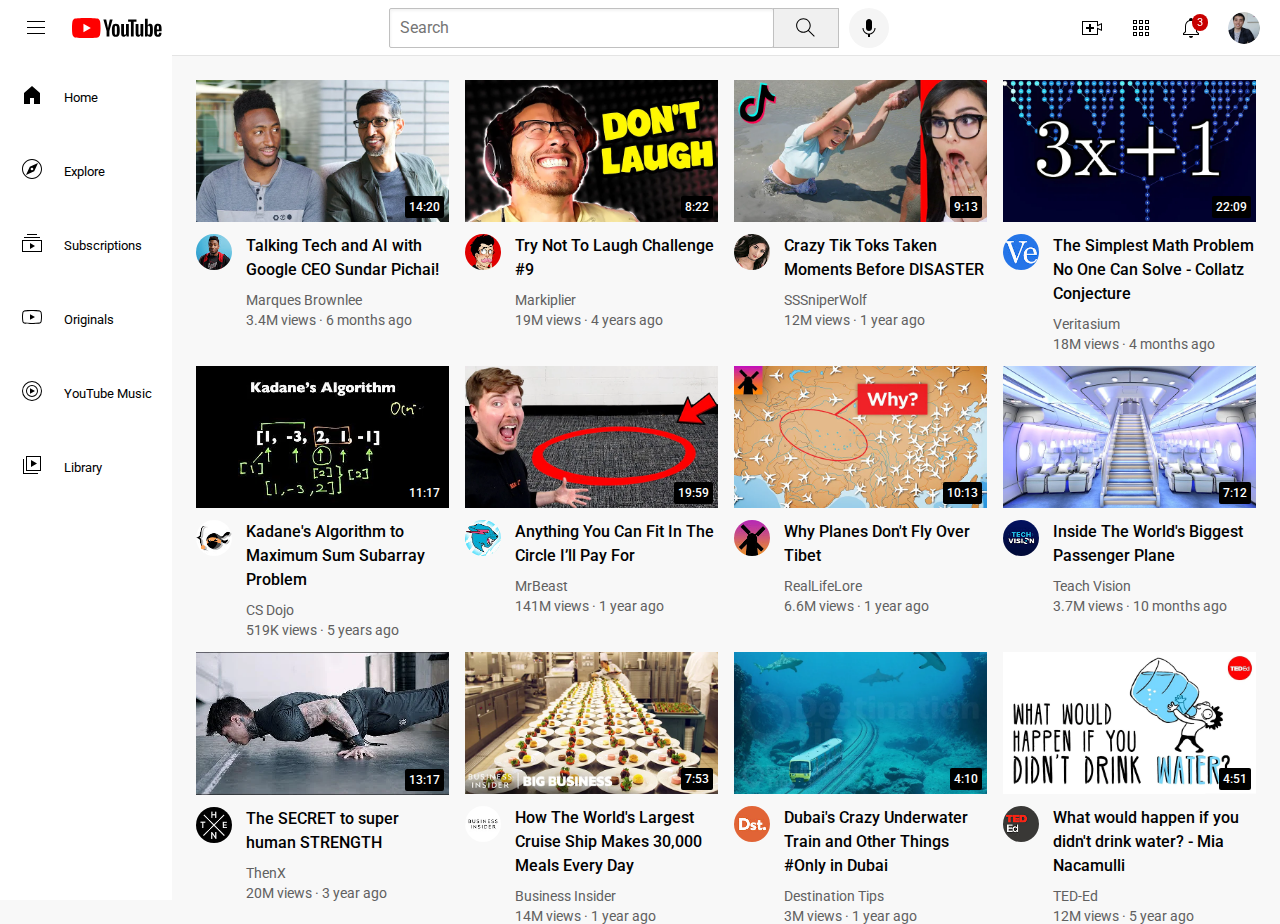
<file: index.html>
<!DOCTYPE html>
<html>
    <head>
        <title>Youtube.com Clone</title>

        <link rel="preconnect" href="https://fonts.googleapis.com">
<link rel="preconnect" href="https://fonts.gstatic.com" crossorigin>
<link href="https://fonts.googleapis.com/css2?family=Roboto:ital,wght@0,100;0,300;0,400;0,500;0,700;0,900;1,100;1,300;1,400;1,500;1,700;1,900&display=swap" rel="stylesheet">

<link rel="stylesheet" href="styles/general.css">
<link rel="stylesheet" href="styles/header.css">
<link rel="stylesheet" href="styles/video.css">
<link rel="stylesheet" href="styles/sidebar.css">
    </head>
    <body> 
        <header class="header">
            <div class="left-section">
                <img class="hamburger-menu" src="icons/hamburger-menu.svg">
                <img class="youtube-logo" src="icons/youtube-logo.svg">
            </div>
            <div class="middle-section">
                <input class="search-bar" type="text" placeholder="Search">
                <button class="search-button">
                    <img class="search-icon" src="icons/search.svg">
                    <div class="tooltip">Search</div>
                </button>
                <!-- put position absolute inside position relative-->
                <button class="voice-search-button">
                    <img class="voice-search-icon" src="icons/voice-search-icon.svg">
                    <div class="tooltip">Search with your voice</div>
                </button>
            </div>
            <div class="right-section">
                <div class="upload-icon-container">
                    <img class="upload-icon" src="icons/upload.svg">
                    <div class="tooltip">Create</div>
                </div>
                <div class="youtube-apps-container">
                    <img class="youtube-apps-icon" src="icons/youtube-apps.svg">
                    <div class="tooltip">YouTube apps</div>
                </div>
                <div class="notifications-icon-container">
                    <img class="notifications-icon" src="icons/notifications.svg">
                    <div class="notifications-count">3</div>
                    <div class="tooltip">Notifications</div>
                </div>
                <img class="current-user-picture" src="channel-picture/my-channel.jpeg">

            </div>
            
        </header>

        <nav class="sidebar">
            <div class="sidebar-link">
                <img src="icons/search1.svg">
                <div class="sidebar-text">Home</div>
            </div>
            <div class="sidebar-link">
                <img src="icons/explore.svg">
                <div class="sidebar-text">Explore</div>
            </div>
            <div class="sidebar-link">
                <img src="icons/subscriptions.svg">
                <div class="sidebar-text">Subscriptions</div>
            </div>
            <div class="sidebar-link">
                <img src="icons/originals.svg">
                <div class="sidebar-text">Originals</div>
            </div>
            <div class="sidebar-link">
                <img src="icons/youtube-music.svg">
                <div class="sidebar-text">YouTube Music</div>
            </div>
            <div class="sidebar-link">
                <img src="icons/library.svg">
                <div class="sidebar-text">Library</div>
            </div>
        </nav>
        
        <main>
            <section class="video-grid">
                <div class="video-preview">
                    <div class="thumbnail-row">
                        <a href="https://www.youtube.com/watch?v=n2RNcPRtAiY" target="blank" class="video-title-link">
                        <img class="thumbnail" src="thumbnails/thumbnail-1.webp">
                        </a>
                        <div class="video-time">14:20</div>
                    </div>
                    <div class="video-info-grid">
        
                        <div class="channel-picture">
                            <div class="profile-picture-container">
                                <img class="profile-picture" src="channel-picture/channel-1.jpeg">
                                <div class="channel-tooltip">
                                    <img class="channel-tooltip-picture" src="channel-picture/channel-1.jpeg">
                                    <div>
                                        <div class="channel-tooltip-name">Marques Brownlee</div>
                                        <div class="channel-tooltip-stats">15M Subscribers</div>
                                    </div>
                                </div>
                            </div>
                        </div>
                        <div class="video-info">
                            <a href="https://www.youtube.com/watch?v=n2RNcPRtAiY" target="blank" class="video-title-link">
                                <p class="video-title">
                                    Talking Tech and AI with Google CEO Sundar Pichai!
                                </p>
                            </a>
                            <p class="video-author">
                                Marques Brownlee 
                            </p>
                    
                            <p class="video-stats">
                                3.4M views · 6 months ago
                            </p>
                        </div>    
                    </div>
                </div>
        
                <div class="video-preview">
                    <div class="thumbnail-row">
                        <a href="https://www.youtube.com/watch?v=mP0RAo9SKZk" target="blank" class="video-title-link">
                        <img class="thumbnail" src="thumbnails/thumbnail-2.webp">
                        </a>
                        <div class="video-time">8:22</div>
                    </div>
                    <div class="video-info-grid">
        
                        <div class="channel-picture">
                            <img class="profile-picture" src="channel-picture/channel-2.jpeg">
                        </div>
                        <div class="video-info">
                            <a href="https://www.youtube.com/watch?v=mP0RAo9SKZk" target="blank" class="video-title-link">
                                <p class="video-title">
                                    Try Not To Laugh Challenge #9
                                </p>
                        
                            </a>
    
                            <p class="video-author">
                                Markiplier 
                            </p>
                    
                            <p class="video-stats">
                                19M views · 4 years ago
                            </p>
                        </div>    
                    </div>
                </div>
        
                <div class="video-preview">
                    <div class="thumbnail-row">
                        <a href="https://www.youtube.com/watch?v=FgjPQQeTh1w" target="blank" class="video-title-link">
                        <img class="thumbnail" src="thumbnails/thumbnail-3.webp">
                        </a>
                        <div class="video-time">9:13</div>
                    </div>
                    <div class="video-info-grid">
        
                        <div class="channel-picture">
                            <img class="profile-picture" src="channel-picture/channel-3.jpeg">
                        </div>
                        <div class="video-info">
                            <a href="https://www.youtube.com/watch?v=FgjPQQeTh1w" target="blank" class="video-title-link">
                                <p class="video-title">
                                
                                    Crazy Tik Toks Taken Moments Before DISASTER
                                </p>
                            </a>
    
                            <p class="video-author">
                                SSSniperWolf
                            </p>
                    
                            <p class="video-stats">
                                12M views · 1 year ago
                            </p>
                        </div>    
                    </div>
                </div>
        
                <div class="video-preview">
                    <div class="thumbnail-row">
                        <a href="https://www.youtube.com/watch?v=094y1Z2wpJg" target="blank" class="video-title-link">
                        <img class="thumbnail" src="thumbnails/thumbnail-4.webp">
                        </a>
                        <div class="video-time">22:09</div>
                    </div>
                    <div class="video-info-grid">
        
                        <div class="channel-picture">
                            <img class="profile-picture" src="channel-picture/channel-4.jpeg">
                        </div>
                        <div class="video-info">
                            <a href="https://www.youtube.com/watch?v=094y1Z2wpJg" target="blank" class="video-title-link">
                                <p class="video-title">
                                
                                    The Simplest Math Problem No One Can Solve - Collatz Conjecture
                                </p>
                            </a>
                    
                            <p class="video-author">
                                Veritasium 
                            </p>
                    
                            <p class="video-stats">
                                18M views · 4 months ago
                            </p>
                        </div>    
                    </div>
                </div>
        
                <div class="video-preview">
                    <div class="thumbnail-row">
                        <a href="https://www.youtube.com/watch?v=86CQq3pKSUw" target="blank" class="video-title-link">
                        <img class="thumbnail" src="thumbnails/thumbnail-5.webp">
                        </a>
                        <div class="video-time">11:17</div>
                    </div>
                    <div class="video-info-grid">
        
                        <div class="channel-picture">
                            <img class="profile-picture" src="channel-picture/channel-5.jpeg">
                        </div>
                        <div class="video-info">
                            <a href="https://www.youtube.com/watch?v=86CQq3pKSUw" target="blank" class="video-title-link">
                                <p class="video-title">
                                
                                    Kadane's Algorithm to Maximum Sum Subarray Problem
                                </p>
                            </a>
                    
                            <p class="video-author">
                                CS Dojo 
                            </p>
                    
                            <p class="video-stats">
                                519K views · 5 years ago
                            </p>
                        </div>    
                    </div>
                </div>
        
                <div class="video-preview">
                    <div class="thumbnail-row">
                        <a href="https://www.youtube.com/watch?v=yXWw0_UfSFg" target="blank" class="video-title-link">
                        <img class="thumbnail" src="thumbnails/thumbnail-6.webp">
                        </a>
                        <div class="video-time">19:59</div>
                    </div>
                    <div class="video-info-grid">
        
                        <div class="channel-picture">
                            <img class="profile-picture" src="channel-picture/channel-6.jpeg">
                        </div>
                        <div class="video-info">
                            <a href="https://www.youtube.com/watch?v=yXWw0_UfSFg" target="blank" class="video-title-link">
                                <p class="video-title">
                                    Anything You Can Fit In The Circle I’ll Pay For
                                </p>
                            </a>
                    
                            <p class="video-author">
                                MrBeast 
                            </p>
                    
                            <p class="video-stats">
                                141M views · 1 year ago
                            </p>
                        </div>    
                    </div>
                </div>

                <div class="video-preview">
                    <div class="thumbnail-row">
                        <a href="https://www.youtube.com/watch?v=fNVa1qMbF9Y" target="blank" class="video-title-link">
                        <img class="thumbnail" src="thumbnails/thumbnail-7.webp">
                        </a>
                        <div class="video-time">10:13</div>
                    </div>
                    <div class="video-info-grid">
        
                        <div class="channel-picture">
                            <img class="profile-picture" src="channel-picture/channel-7.jpeg">
                        </div>
                        <div class="video-info">
                            <a href="https://www.youtube.com/watch?v=fNVa1qMbF9Y" target="blank" class="video-title-link">
                                <p class="video-title">
                                
                                    Why Planes Don't Fly Over Tibet
                                </p>
                            </a>
    
                            <p class="video-author">
                                RealLifeLore
                            </p>
                    
                            <p class="video-stats">
                                6.6M views · 1 year ago
                            </p>
                        </div>    
                    </div>
                </div>

                <div class="video-preview">
                    <div class="thumbnail-row">
                        <a href="https://www.youtube.com/watch?v=lFm4EM1juls" target="blank" class="video-title-link">
                        <img class="thumbnail" src="thumbnails/thumbnail-8.webp">
                        </a>
                        <div class="video-time">7:12</div>
                    </div>
                    <div class="video-info-grid">
        
                        <div class="channel-picture">
                            <img class="profile-picture" src="channel-picture/channel-8.jpeg">
                        </div>
                        <div class="video-info">
                            <a href="https://www.youtube.com/watch?v=lFm4EM1juls" target="blank" class="video-title-link">
                                <p class="video-title">
                                
                                    Inside The World's Biggest Passenger Plane
                                </p>
                            </a>
    
                            <p class="video-author">
                                Teach Vision
                            </p>
                    
                            <p class="video-stats">
                                3.7M views · 10 months ago
                            </p>
                        </div>    
                    </div>
                </div>

                <div class="video-preview">
                    <div class="thumbnail-row">
                        <a href="https://www.youtube.com/watch?v=ixmxOlcrlUc" target="blank" class="video-title-link">
                        <img class="thumbnail" src="thumbnails/thumbnail-9.webp">
                        </a>
                        <div class="video-time">13:17</div>
                    </div>
                    <div class="video-info-grid">
        
                        <div class="channel-picture">
                            <img class="profile-picture" src="channel-picture/channel-9.jpeg">
                        </div>
                        <div class="video-info">
                            <a href="https://www.youtube.com/watch?v=ixmxOlcrlUc" target="blank" class="video-title-link">
                                <p class="video-title">
                                
                                    The SECRET to super human STRENGTH
                                </p>
                            </a>
    
                            <p class="video-author">
                                ThenX
                            </p>
                    
                            <p class="video-stats">
                                20M views · 3 year ago
                            </p>
                        </div>    
                    </div>
                </div>

                <div class="video-preview">
                    <div class="thumbnail-row">
                        <a href="https://www.youtube.com/watch?v=R2vXbFp5C9o" target="blank" class="video-title-link">
                        <img class="thumbnail" src="thumbnails/thumbnail-10.webp">
                        </a>
                        <div class="video-time">7:53</div>
                    </div>
                    <div class="video-info-grid">
        
                        <div class="channel-picture">
                            <img class="profile-picture" src="channel-picture/channel-10.jpeg">
                        </div>
                        <div class="video-info">
                            <a href="https://www.youtube.com/watch?v=R2vXbFp5C9o" target="blank" class="video-title-link">
                                <p class="video-title">
                                
                                   
                                    How The World's Largest Cruise Ship Makes 30,000 Meals Every Day 
                                </p>
                            </a>
    
                            <p class="video-author">
                                Business Insider
                            </p>
                    
                            <p class="video-stats">
                                14M views · 1 year ago
                            </p>
                        </div>    
                    </div>
                </div>

                <div class="video-preview">
                    <div class="thumbnail-row">
                        <a href="https://www.youtube.com/watch?v=0nZuYyXET3s" target="blank" class="video-title-link">
                        <img class="thumbnail" src="thumbnails/thumbnail-11.webp">
                        </a>
                        <div class="video-time">4:10</div>
                    </div>
                    <div class="video-info-grid">
        
                        <div class="channel-picture">
                            <img class="profile-picture" src="channel-picture/channel-11.jpeg">
                        </div>
                        <div class="video-info">
                            <a href="https://www.youtube.com/watch?v=0nZuYyXET3s" target="blank" class="video-title-link">
                                <p class="video-title">
                                
                                    Dubai's Crazy Underwater Train and Other Things #Only in Dubai
                                </p>
                            </a>
    
                            <p class="video-author">
                                Destination Tips
                            </p>
                    
                            <p class="video-stats">
                                3M views · 1 year ago
                            </p>
                        </div>    
                    </div>
                </div>

                <div class="video-preview">
                    <div class="thumbnail-row">
                        <a href="https://www.youtube.com/watch?v=9iMGFqMmUFs" target="blank" class="video-title-link">
                        <img class="thumbnail" src="thumbnails/thumbnail-12.webp">
                        </a>
                        <div class="video-time">4:51</div>
                    </div>
                    <div class="video-info-grid">
        
                        <div class="channel-picture">
                            <img class="profile-picture" src="channel-picture/channel-12.jpeg">
                        </div>
                        <div class="video-info">
                            <a href="https://www.youtube.com/watch?v=9iMGFqMmUFs" target="blank" class="video-title-link">
                                <p class="video-title">
                                
                                    What would happen if you didn't drink water? - Mia Nacamulli
                                </p>
                            </a>
    
                            <p class="video-author">
                                TED-Ed
                            </p>
                    
                            <p class="video-stats">
                                12M views · 5 year ago
                            </p>
                        </div>    
                    </div>
                </div>
            </section>
        </main> 
    </body>
</html>
</file>
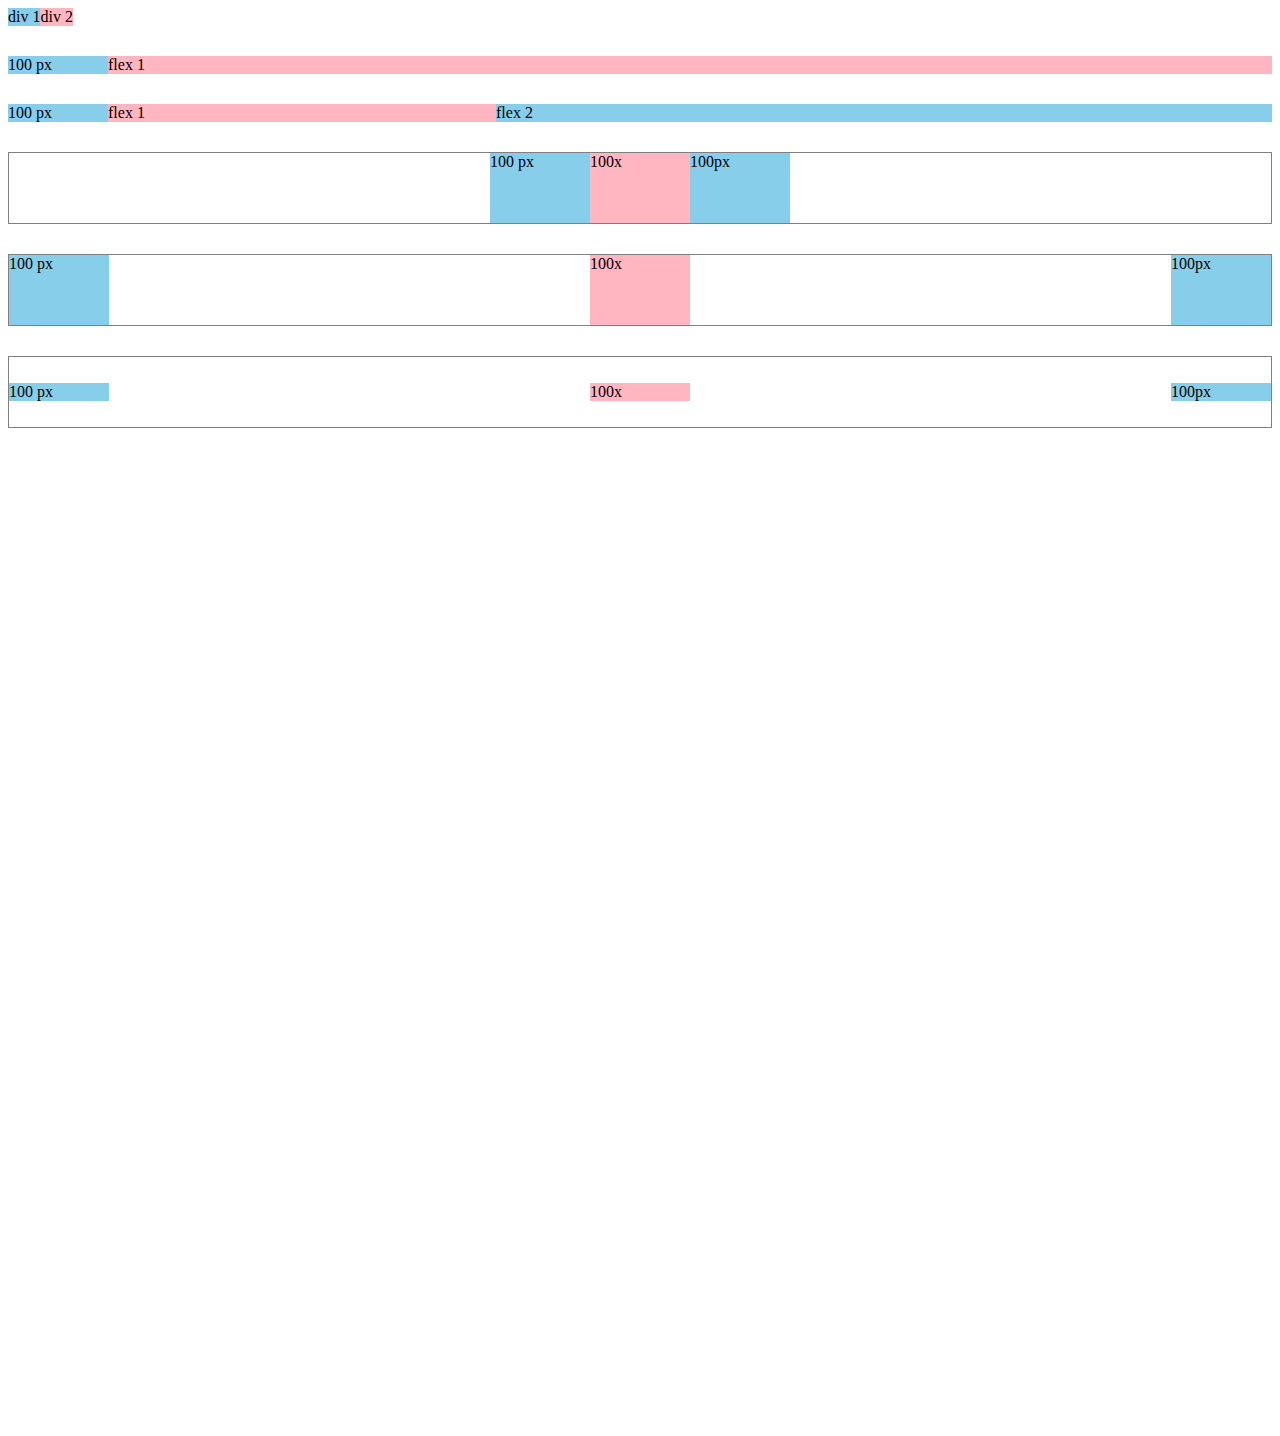
<file: flexbox.html>
<!DOCTYPE html>
<html>
    <head>
        <title>Flexbox practice</title>
    </head>
    <body style="padding-bottom: 1000px;">
        <div style="
            display: flex;
            flex-direction: row;

            ">
            <div style="background-color: skyblue;">div 1</div>
            <div style="background-color: lightpink;">div 2</div>
        </div>

        <div style="
            display: flex;
            flex-direction: row;
            margin-top: 30px;
            ">
            <div style="background-color: skyblue; width: 100px;">100 px</div>
            <div style="background-color: lightpink; flex: 1;">flex 1</div>
        </div>

        <div style="
            display: flex;
            flex-direction: row;
            margin-top: 30px;
            
            ">
            <div style="background-color: skyblue; width: 100px;">100 px</div>
            <div style="background-color: lightpink; flex: 1;">flex 1</div>
            <div style="background-color: skyblue; flex: 2;">flex 2</div>
        </div>

        <div style="
            display: flex;
            flex-direction: row;
            margin-top: 30px;
            height: 70px;
            border-width: 1px;
            border-style: solid;
            border-color: gray;
            justify-content: center;
            ">
            <div style="background-color: skyblue; width: 100px;">100 px</div>
            <div style="background-color: lightpink; width: 100px;">100x</div>
            <div style="background-color: skyblue; width: 100px;">100px</div>
        </div>

        <div style="
            display: flex;
            flex-direction: row;
            margin-top: 30px;
            height: 70px;
            border-width: 1px;
            border-style: solid;
            border-color: gray;
            justify-content: space-between;
            ">
            <div style="background-color: skyblue; width: 100px;">100 px</div>
            <div style="background-color: lightpink; width: 100px;">100x</div>
            <div style="background-color: skyblue; width: 100px;">100px</div>
        </div>

        <div style="
            display: flex;
            flex-direction: row;
            margin-top: 30px;
            height: 70px;
            border-width: 1px;
            border-style: solid;
            border-color: gray;
            justify-content: space-between;
            align-items: center;
            
            ">
            <div style="background-color: skyblue; width: 100px;">100 px</div>
            <div style="background-color: lightpink; width: 100px;">100x</div>
            <div style="background-color: skyblue; width: 100px;">100px</div>
        </div>
    </body>
</html>
</file>
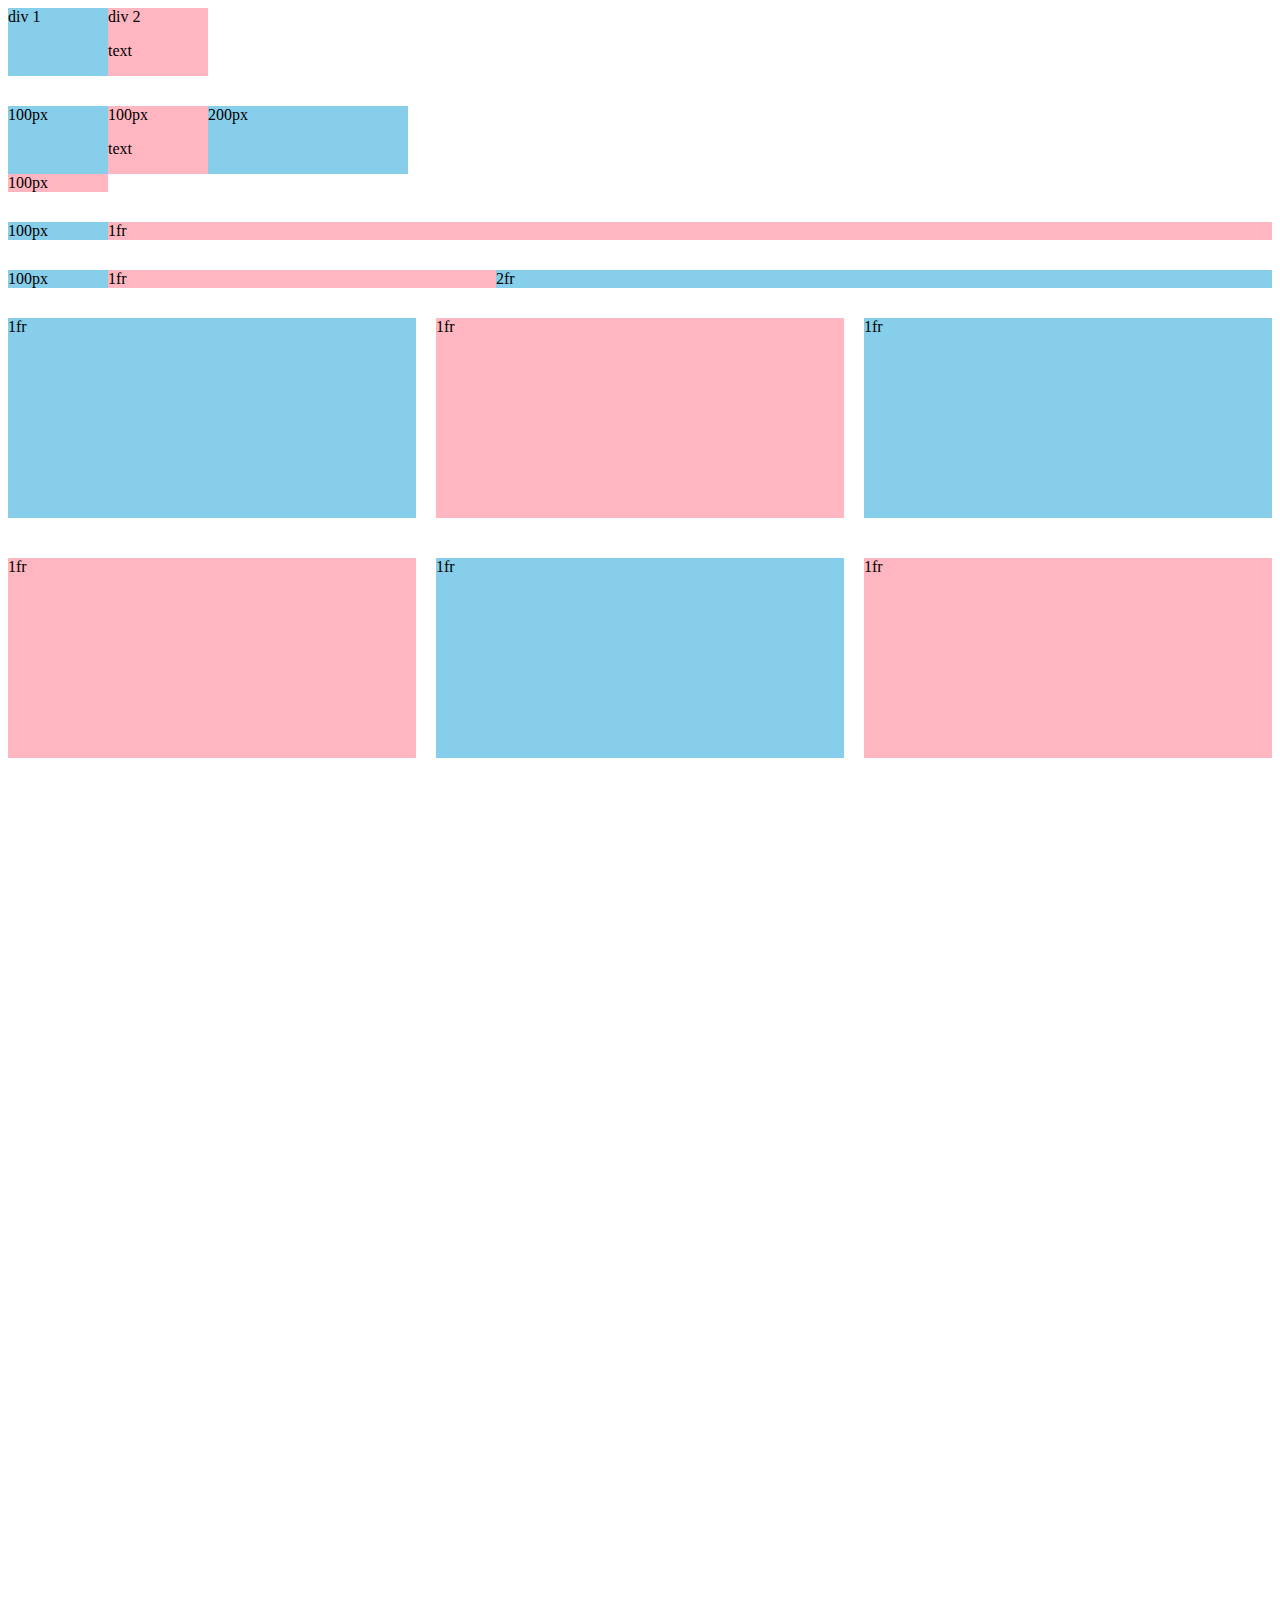
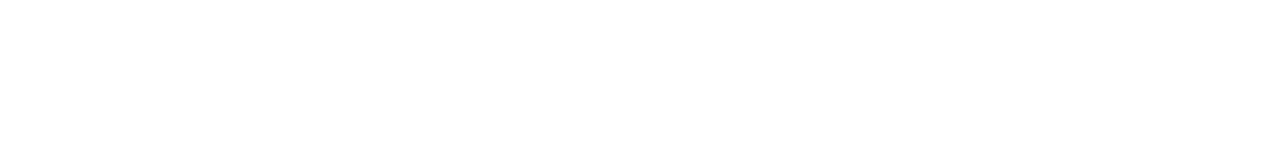
<file: grid.html>
<!DOCTYPE html>
<html>
    <head>
        <title>
            Grid practice
        </title>
    </head>
    <body style="padding-bottom: 1000px;">
       <div style="
            display: grid;
            grid-template-columns: 100px 100px;
            ">
            <div style="background-color: skyblue;">div 1</div>
            <div style="background-color: lightpink;">div 2<p>text</p></div>
        </div>

        <div style="
            display: grid;
            margin-top: 30px;
            grid-template-columns: 100px 100px 200px;
            ">
            <div style="background-color: skyblue;">100px</div>
            <div style="background-color: lightpink;">100px<p>text</p></div>
            <div style="background-color: skyblue;">200px</div>
            <div style="background-color: lightpink;">100px</div>
        </div>

        <div style="
            display: grid;
            margin-top: 30px;
            grid-template-columns: 100px 1fr;
            ">
            <div style="background-color: skyblue;">100px</div>
            <div style="background-color: lightpink;">1fr</div>
        </div>

        <div style="
            display: grid;
            margin-top: 30px;
            grid-template-columns: 100px 1fr 2fr;
            ">
            <div style="background-color: skyblue;">100px</div>
            <div style="background-color: lightpink;">1fr</div>
            <div style="background-color: skyblue;">2fr</div>
        </div>
        
        <div style="
        display: grid;
        margin-top: 30px;
        grid-template-columns: 1fr 1fr 1fr;
        column-gap: 20px;
        row-gap: 40px;
        
        ">
        <div style="background-color: skyblue; height: 200px;">1fr</div>
        <div style="background-color: lightpink;  height: 200px">1fr</div>
        <div style="background-color: skyblue;  height: 200px">1fr</div>
        <div style="background-color: lightpink;  height: 200px">1fr</div>
        <div style="background-color: skyblue;  height: 200px">1fr</div>
        <div style="background-color: lightpink;  height: 200px">1fr</div>
        </div>
    </body>
</html>
</file>
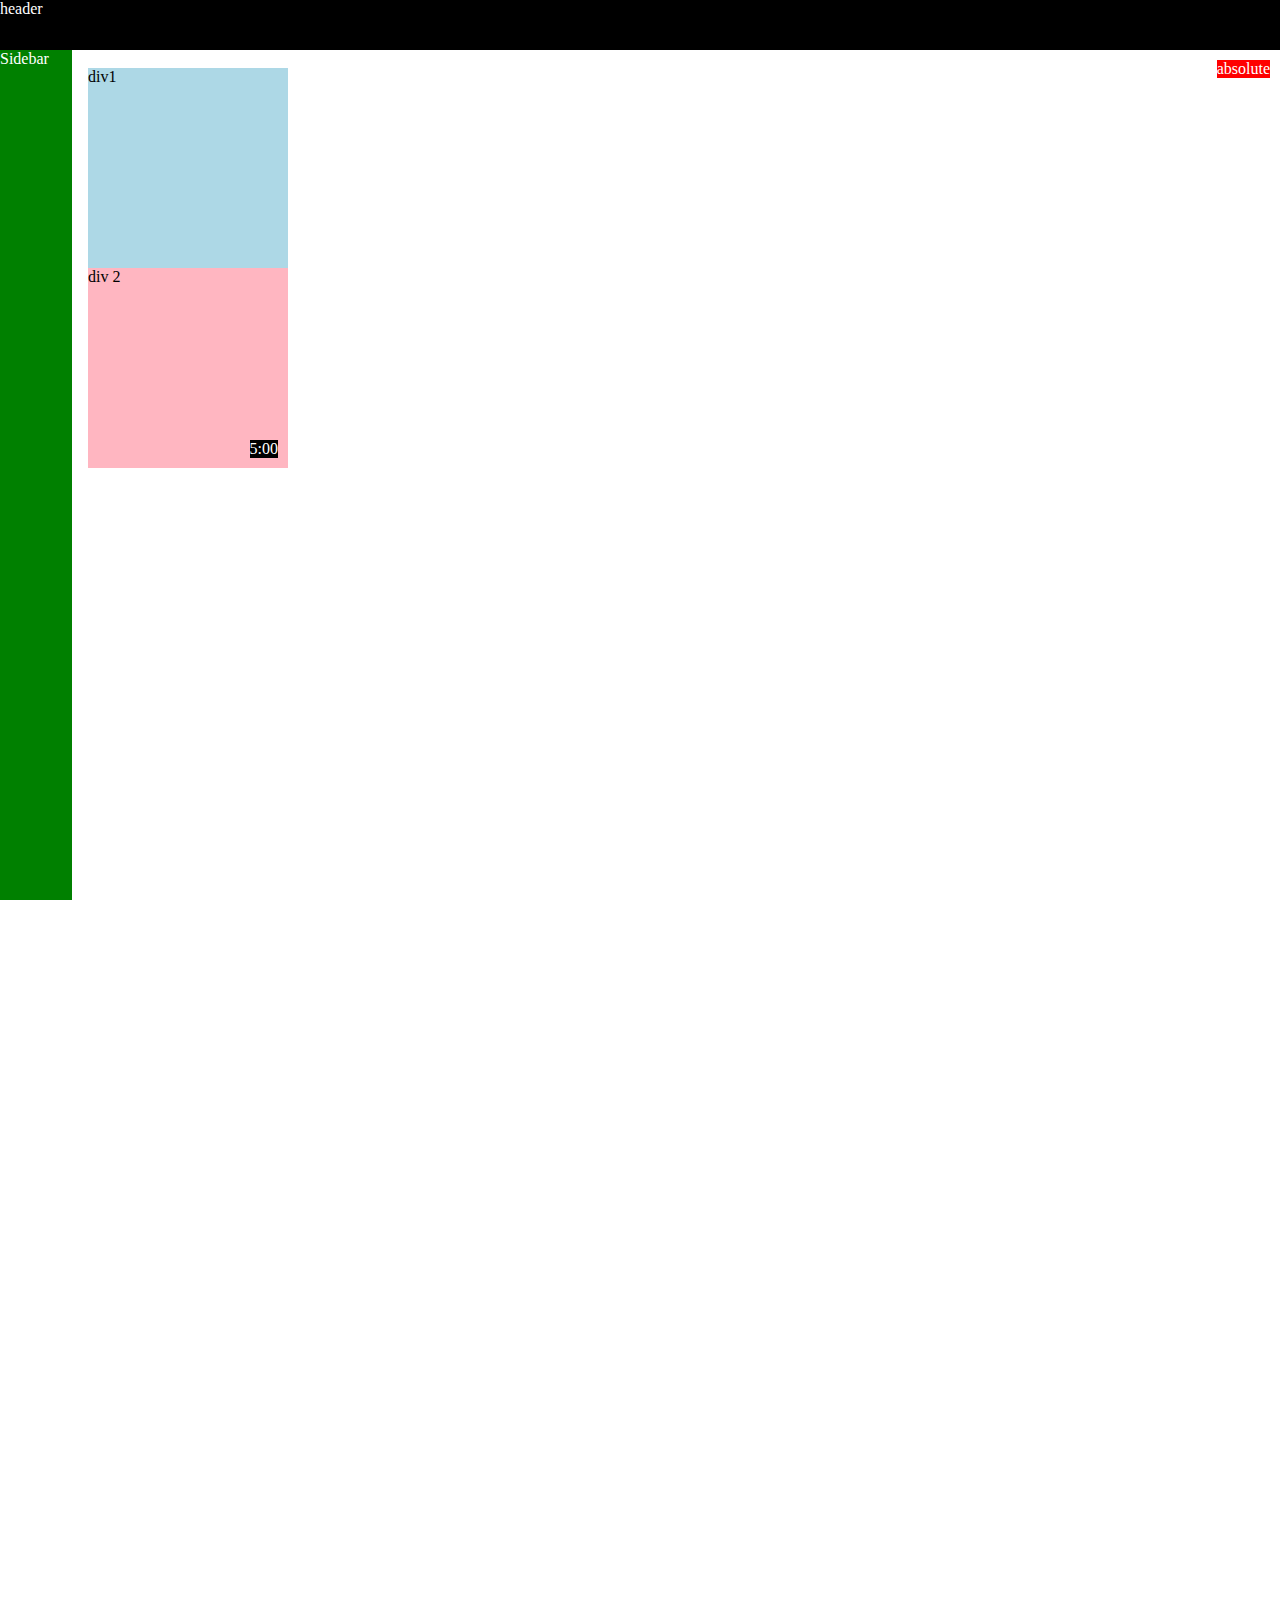
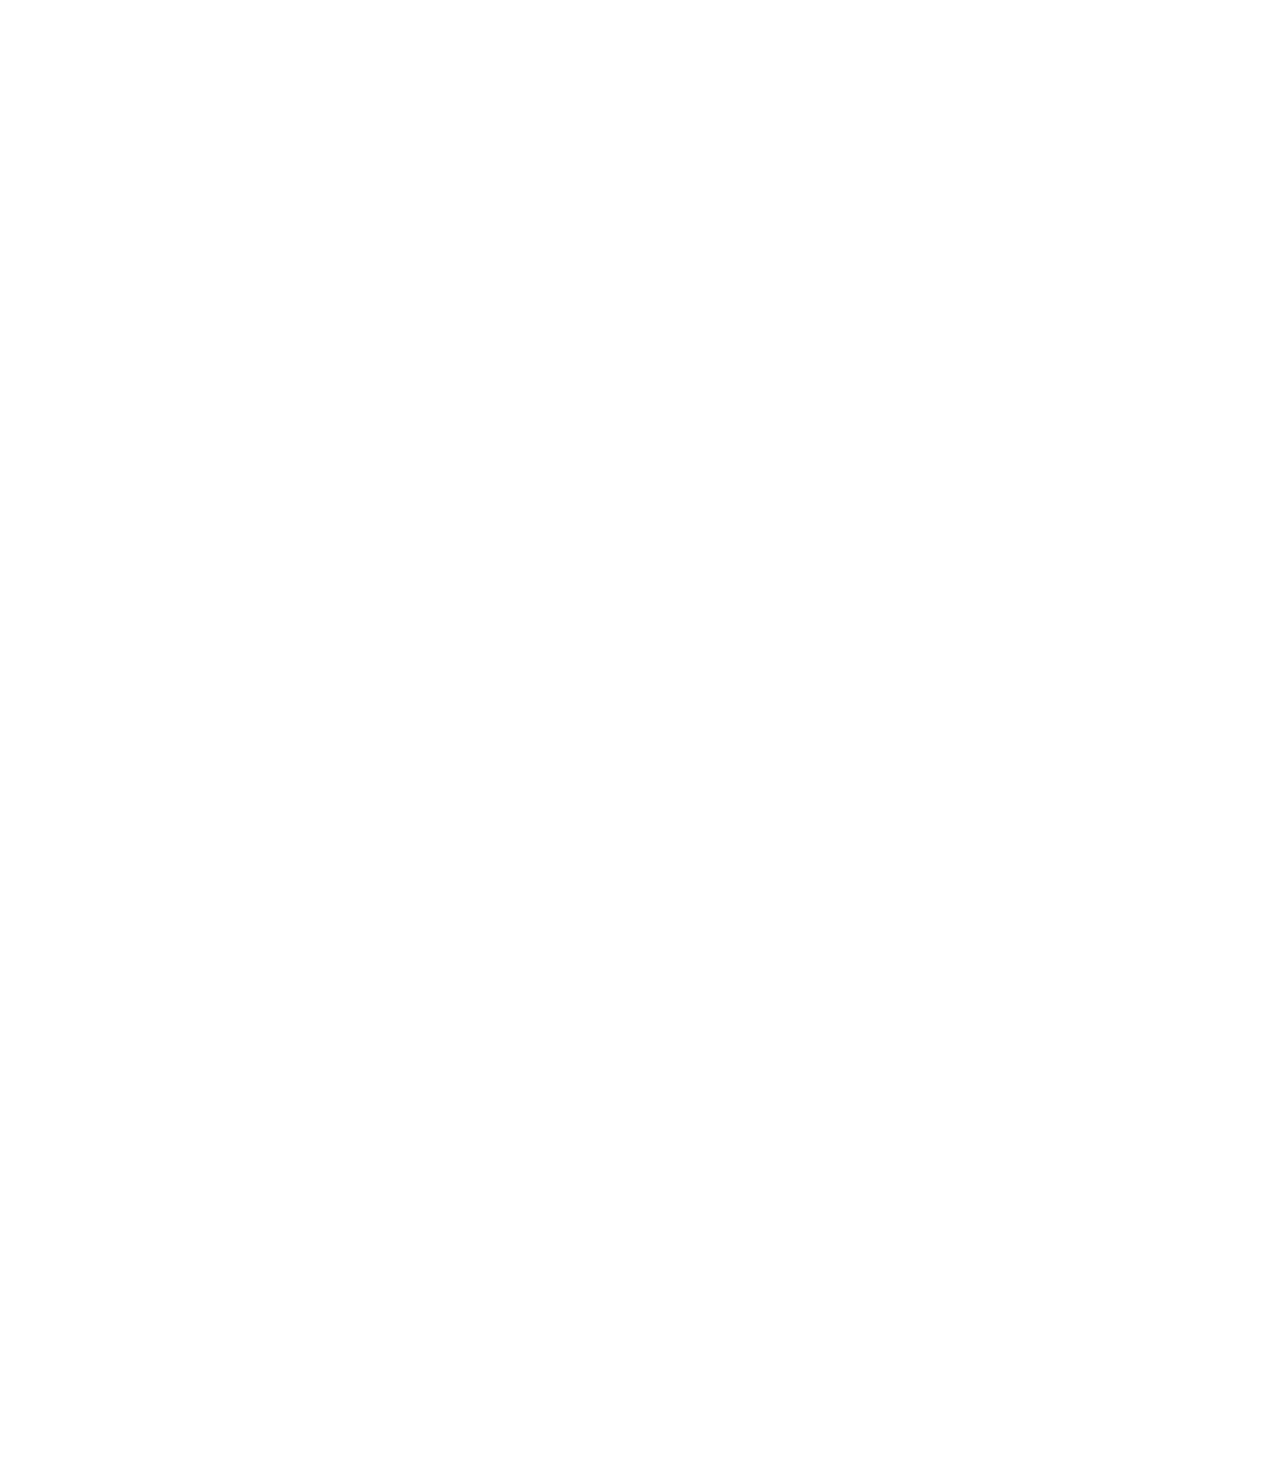
<file: position.html>
<!DOCTYPE html>
<html>
    <head>
        <title>Position Practice</title>
    </head>
    <body style="
    height: 3000px;
    padding-top: 60px;
    padding-left: 80px;
    ">
        <div style="
            background-color: black;
            color: white;
            position: fixed;
            top: 0px;
            left: 0px;
            right: 0px;
            height: 50px;
            z-index: 1;

            ">header</div>

            <div style="
            background-color: green;
            color: white;
            position: fixed;
            left: 0;
            bottom: 0;
            top: 50px;
            width: 72px;

            ">
                Sidebar
            </div>

            <div style="
            position: absolute;
            background-color: red;
            color: white;
            right: 10px;
            top: 60px;



            ">
                absolute
            </div>

        <div style="
            background-color: lightblue;
            height: 200px;
            width: 200px;
            position: static;
            ">div1</div>
        <div style="
        background-color: lightpink;
        height: 200px;
        width: 200px;
        position: relative;
        
        ">div 2
                    <div style="
                    position: absolute;
                    background-color: black;
                    color: white;
                    bottom: 10px;
                    right: 10px;
                    
        
        
        
                    ">
                        5:00
                    </div>    
    </div>
    </body>
</html>
</file>
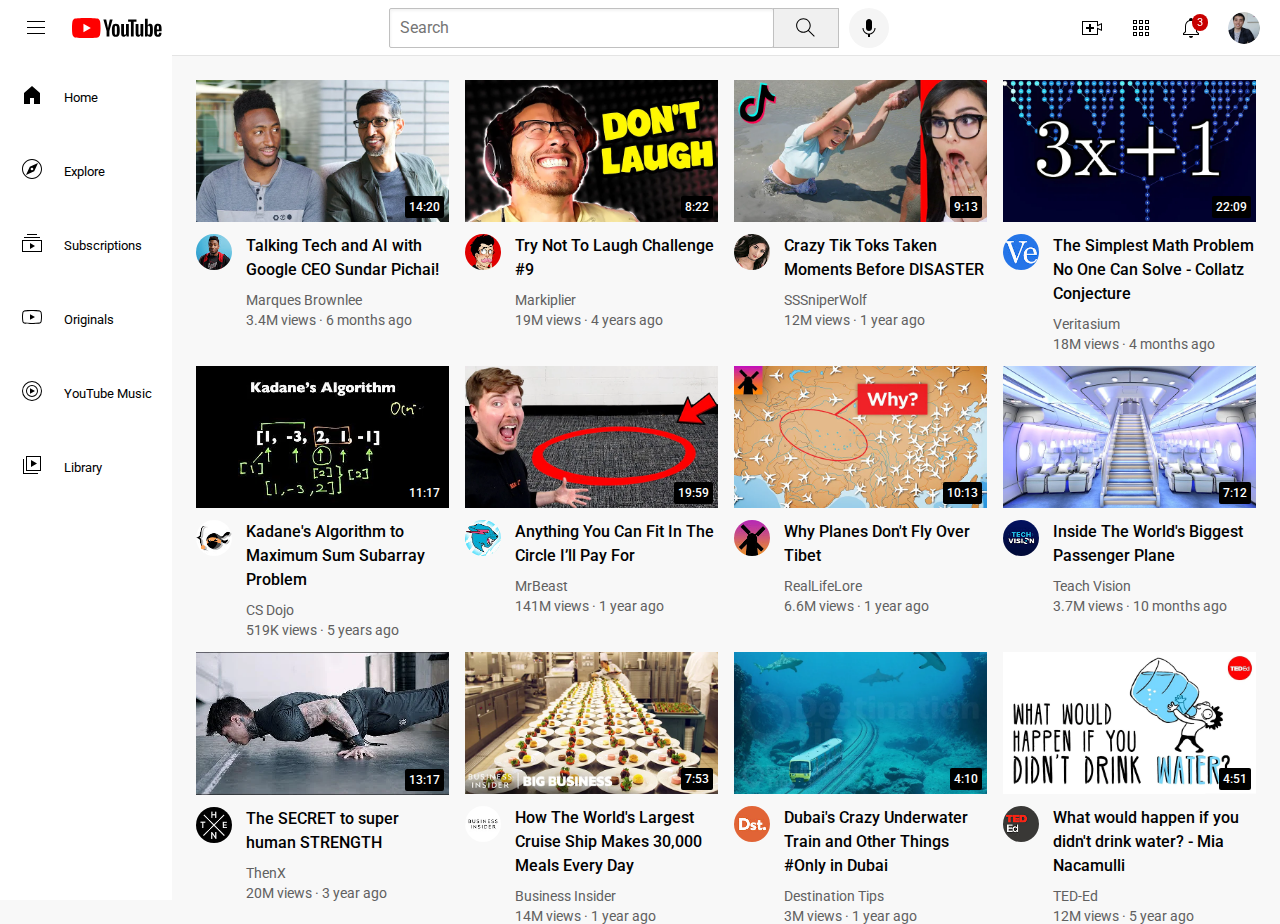
<file: youtube.html>
<!DOCTYPE html>
<html>
    <head>
        <title>Youtube.com Clone</title>

        <link rel="preconnect" href="https://fonts.googleapis.com">
<link rel="preconnect" href="https://fonts.gstatic.com" crossorigin>
<link href="https://fonts.googleapis.com/css2?family=Roboto:ital,wght@0,100;0,300;0,400;0,500;0,700;0,900;1,100;1,300;1,400;1,500;1,700;1,900&display=swap" rel="stylesheet">

<link rel="stylesheet" href="styles/general.css">
<link rel="stylesheet" href="styles/header.css">
<link rel="stylesheet" href="styles/video.css">
<link rel="stylesheet" href="styles/sidebar.css">
    </head>
    <body> 
        <header class="header">
            <div class="left-section">
                <img class="hamburger-menu" src="icons/hamburger-menu.svg">
                <img class="youtube-logo" src="icons/youtube-logo.svg">
            </div>
            <div class="middle-section">
                <input class="search-bar" type="text" placeholder="Search">
                <button class="search-button">
                    <img class="search-icon" src="icons/search.svg">
                    <div class="tooltip">Search</div>
                </button>
                <!-- put position absolute inside position relative-->
                <button class="voice-search-button">
                    <img class="voice-search-icon" src="icons/voice-search-icon.svg">
                    <div class="tooltip">Search with your voice</div>
                </button>
            </div>
            <div class="right-section">
                <div class="upload-icon-container">
                    <img class="upload-icon" src="icons/upload.svg">
                    <div class="tooltip">Create</div>
                </div>
                <div class="youtube-apps-container">
                    <img class="youtube-apps-icon" src="icons/youtube-apps.svg">
                    <div class="tooltip">YouTube apps</div>
                </div>
                <div class="notifications-icon-container">
                    <img class="notifications-icon" src="icons/notifications.svg">
                    <div class="notifications-count">3</div>
                    <div class="tooltip">Notifications</div>
                </div>
                <img class="current-user-picture" src="channel-picture/my-channel.jpeg">

            </div>
            
        </header>

        <nav class="sidebar">
            <div class="sidebar-link">
                <img src="icons/search1.svg">
                <div class="sidebar-text">Home</div>
            </div>
            <div class="sidebar-link">
                <img src="icons/explore.svg">
                <div class="sidebar-text">Explore</div>
            </div>
            <div class="sidebar-link">
                <img src="icons/subscriptions.svg">
                <div class="sidebar-text">Subscriptions</div>
            </div>
            <div class="sidebar-link">
                <img src="icons/originals.svg">
                <div class="sidebar-text">Originals</div>
            </div>
            <div class="sidebar-link">
                <img src="icons/youtube-music.svg">
                <div class="sidebar-text">YouTube Music</div>
            </div>
            <div class="sidebar-link">
                <img src="icons/library.svg">
                <div class="sidebar-text">Library</div>
            </div>
        </nav>
        
        <main>
            <section class="video-grid">
                <div class="video-preview">
                    <div class="thumbnail-row">
                        <a href="https://www.youtube.com/watch?v=n2RNcPRtAiY" target="blank" class="video-title-link">
                        <img class="thumbnail" src="thumbnails/thumbnail-1.webp">
                        </a>
                        <div class="video-time">14:20</div>
                    </div>
                    <div class="video-info-grid">
        
                        <div class="channel-picture">
                            <div class="profile-picture-container">
                                <img class="profile-picture" src="channel-picture/channel-1.jpeg">
                                <div class="channel-tooltip">
                                    <img class="channel-tooltip-picture" src="channel-picture/channel-1.jpeg">
                                    <div>
                                        <div class="channel-tooltip-name">Marques Brownlee</div>
                                        <div class="channel-tooltip-stats">15M Subscribers</div>
                                    </div>
                                </div>
                            </div>
                        </div>
                        <div class="video-info">
                            <a href="https://www.youtube.com/watch?v=n2RNcPRtAiY" target="blank" class="video-title-link">
                                <p class="video-title">
                                    Talking Tech and AI with Google CEO Sundar Pichai!
                                </p>
                            </a>
                            <p class="video-author">
                                Marques Brownlee 
                            </p>
                    
                            <p class="video-stats">
                                3.4M views · 6 months ago
                            </p>
                        </div>    
                    </div>
                </div>
        
                <div class="video-preview">
                    <div class="thumbnail-row">
                        <a href="https://www.youtube.com/watch?v=mP0RAo9SKZk" target="blank" class="video-title-link">
                        <img class="thumbnail" src="thumbnails/thumbnail-2.webp">
                        </a>
                        <div class="video-time">8:22</div>
                    </div>
                    <div class="video-info-grid">
        
                        <div class="channel-picture">
                            <img class="profile-picture" src="channel-picture/channel-2.jpeg">
                        </div>
                        <div class="video-info">
                            <a href="https://www.youtube.com/watch?v=mP0RAo9SKZk" target="blank" class="video-title-link">
                                <p class="video-title">
                                    Try Not To Laugh Challenge #9
                                </p>
                        
                            </a>
    
                            <p class="video-author">
                                Markiplier 
                            </p>
                    
                            <p class="video-stats">
                                19M views · 4 years ago
                            </p>
                        </div>    
                    </div>
                </div>
        
                <div class="video-preview">
                    <div class="thumbnail-row">
                        <a href="https://www.youtube.com/watch?v=FgjPQQeTh1w" target="blank" class="video-title-link">
                        <img class="thumbnail" src="thumbnails/thumbnail-3.webp">
                        </a>
                        <div class="video-time">9:13</div>
                    </div>
                    <div class="video-info-grid">
        
                        <div class="channel-picture">
                            <img class="profile-picture" src="channel-picture/channel-3.jpeg">
                        </div>
                        <div class="video-info">
                            <a href="https://www.youtube.com/watch?v=FgjPQQeTh1w" target="blank" class="video-title-link">
                                <p class="video-title">
                                
                                    Crazy Tik Toks Taken Moments Before DISASTER
                                </p>
                            </a>
    
                            <p class="video-author">
                                SSSniperWolf
                            </p>
                    
                            <p class="video-stats">
                                12M views · 1 year ago
                            </p>
                        </div>    
                    </div>
                </div>
        
                <div class="video-preview">
                    <div class="thumbnail-row">
                        <a href="https://www.youtube.com/watch?v=094y1Z2wpJg" target="blank" class="video-title-link">
                        <img class="thumbnail" src="thumbnails/thumbnail-4.webp">
                        </a>
                        <div class="video-time">22:09</div>
                    </div>
                    <div class="video-info-grid">
        
                        <div class="channel-picture">
                            <img class="profile-picture" src="channel-picture/channel-4.jpeg">
                        </div>
                        <div class="video-info">
                            <a href="https://www.youtube.com/watch?v=094y1Z2wpJg" target="blank" class="video-title-link">
                                <p class="video-title">
                                
                                    The Simplest Math Problem No One Can Solve - Collatz Conjecture
                                </p>
                            </a>
                    
                            <p class="video-author">
                                Veritasium 
                            </p>
                    
                            <p class="video-stats">
                                18M views · 4 months ago
                            </p>
                        </div>    
                    </div>
                </div>
        
                <div class="video-preview">
                    <div class="thumbnail-row">
                        <a href="https://www.youtube.com/watch?v=86CQq3pKSUw" target="blank" class="video-title-link">
                        <img class="thumbnail" src="thumbnails/thumbnail-5.webp">
                        </a>
                        <div class="video-time">11:17</div>
                    </div>
                    <div class="video-info-grid">
        
                        <div class="channel-picture">
                            <img class="profile-picture" src="channel-picture/channel-5.jpeg">
                        </div>
                        <div class="video-info">
                            <a href="https://www.youtube.com/watch?v=86CQq3pKSUw" target="blank" class="video-title-link">
                                <p class="video-title">
                                
                                    Kadane's Algorithm to Maximum Sum Subarray Problem
                                </p>
                            </a>
                    
                            <p class="video-author">
                                CS Dojo 
                            </p>
                    
                            <p class="video-stats">
                                519K views · 5 years ago
                            </p>
                        </div>    
                    </div>
                </div>
        
                <div class="video-preview">
                    <div class="thumbnail-row">
                        <a href="https://www.youtube.com/watch?v=yXWw0_UfSFg" target="blank" class="video-title-link">
                        <img class="thumbnail" src="thumbnails/thumbnail-6.webp">
                        </a>
                        <div class="video-time">19:59</div>
                    </div>
                    <div class="video-info-grid">
        
                        <div class="channel-picture">
                            <img class="profile-picture" src="channel-picture/channel-6.jpeg">
                        </div>
                        <div class="video-info">
                            <a href="https://www.youtube.com/watch?v=yXWw0_UfSFg" target="blank" class="video-title-link">
                                <p class="video-title">
                                    Anything You Can Fit In The Circle I’ll Pay For
                                </p>
                            </a>
                    
                            <p class="video-author">
                                MrBeast 
                            </p>
                    
                            <p class="video-stats">
                                141M views · 1 year ago
                            </p>
                        </div>    
                    </div>
                </div>

                <div class="video-preview">
                    <div class="thumbnail-row">
                        <a href="https://www.youtube.com/watch?v=fNVa1qMbF9Y" target="blank" class="video-title-link">
                        <img class="thumbnail" src="thumbnails/thumbnail-7.webp">
                        </a>
                        <div class="video-time">10:13</div>
                    </div>
                    <div class="video-info-grid">
        
                        <div class="channel-picture">
                            <img class="profile-picture" src="channel-picture/channel-7.jpeg">
                        </div>
                        <div class="video-info">
                            <a href="https://www.youtube.com/watch?v=fNVa1qMbF9Y" target="blank" class="video-title-link">
                                <p class="video-title">
                                
                                    Why Planes Don't Fly Over Tibet
                                </p>
                            </a>
    
                            <p class="video-author">
                                RealLifeLore
                            </p>
                    
                            <p class="video-stats">
                                6.6M views · 1 year ago
                            </p>
                        </div>    
                    </div>
                </div>

                <div class="video-preview">
                    <div class="thumbnail-row">
                        <a href="https://www.youtube.com/watch?v=lFm4EM1juls" target="blank" class="video-title-link">
                        <img class="thumbnail" src="thumbnails/thumbnail-8.webp">
                        </a>
                        <div class="video-time">7:12</div>
                    </div>
                    <div class="video-info-grid">
        
                        <div class="channel-picture">
                            <img class="profile-picture" src="channel-picture/channel-8.jpeg">
                        </div>
                        <div class="video-info">
                            <a href="https://www.youtube.com/watch?v=lFm4EM1juls" target="blank" class="video-title-link">
                                <p class="video-title">
                                
                                    Inside The World's Biggest Passenger Plane
                                </p>
                            </a>
    
                            <p class="video-author">
                                Teach Vision
                            </p>
                    
                            <p class="video-stats">
                                3.7M views · 10 months ago
                            </p>
                        </div>    
                    </div>
                </div>

                <div class="video-preview">
                    <div class="thumbnail-row">
                        <a href="https://www.youtube.com/watch?v=ixmxOlcrlUc" target="blank" class="video-title-link">
                        <img class="thumbnail" src="thumbnails/thumbnail-9.webp">
                        </a>
                        <div class="video-time">13:17</div>
                    </div>
                    <div class="video-info-grid">
        
                        <div class="channel-picture">
                            <img class="profile-picture" src="channel-picture/channel-9.jpeg">
                        </div>
                        <div class="video-info">
                            <a href="https://www.youtube.com/watch?v=ixmxOlcrlUc" target="blank" class="video-title-link">
                                <p class="video-title">
                                
                                    The SECRET to super human STRENGTH
                                </p>
                            </a>
    
                            <p class="video-author">
                                ThenX
                            </p>
                    
                            <p class="video-stats">
                                20M views · 3 year ago
                            </p>
                        </div>    
                    </div>
                </div>

                <div class="video-preview">
                    <div class="thumbnail-row">
                        <a href="https://www.youtube.com/watch?v=R2vXbFp5C9o" target="blank" class="video-title-link">
                        <img class="thumbnail" src="thumbnails/thumbnail-10.webp">
                        </a>
                        <div class="video-time">7:53</div>
                    </div>
                    <div class="video-info-grid">
        
                        <div class="channel-picture">
                            <img class="profile-picture" src="channel-picture/channel-10.jpeg">
                        </div>
                        <div class="video-info">
                            <a href="https://www.youtube.com/watch?v=R2vXbFp5C9o" target="blank" class="video-title-link">
                                <p class="video-title">
                                
                                   
                                    How The World's Largest Cruise Ship Makes 30,000 Meals Every Day 
                                </p>
                            </a>
    
                            <p class="video-author">
                                Business Insider
                            </p>
                    
                            <p class="video-stats">
                                14M views · 1 year ago
                            </p>
                        </div>    
                    </div>
                </div>

                <div class="video-preview">
                    <div class="thumbnail-row">
                        <a href="https://www.youtube.com/watch?v=0nZuYyXET3s" target="blank" class="video-title-link">
                        <img class="thumbnail" src="thumbnails/thumbnail-11.webp">
                        </a>
                        <div class="video-time">4:10</div>
                    </div>
                    <div class="video-info-grid">
        
                        <div class="channel-picture">
                            <img class="profile-picture" src="channel-picture/channel-11.jpeg">
                        </div>
                        <div class="video-info">
                            <a href="https://www.youtube.com/watch?v=0nZuYyXET3s" target="blank" class="video-title-link">
                                <p class="video-title">
                                
                                    Dubai's Crazy Underwater Train and Other Things #Only in Dubai
                                </p>
                            </a>
    
                            <p class="video-author">
                                Destination Tips
                            </p>
                    
                            <p class="video-stats">
                                3M views · 1 year ago
                            </p>
                        </div>    
                    </div>
                </div>

                <div class="video-preview">
                    <div class="thumbnail-row">
                        <a href="https://www.youtube.com/watch?v=9iMGFqMmUFs" target="blank" class="video-title-link">
                        <img class="thumbnail" src="thumbnails/thumbnail-12.webp">
                        </a>
                        <div class="video-time">4:51</div>
                    </div>
                    <div class="video-info-grid">
        
                        <div class="channel-picture">
                            <img class="profile-picture" src="channel-picture/channel-12.jpeg">
                        </div>
                        <div class="video-info">
                            <a href="https://www.youtube.com/watch?v=9iMGFqMmUFs" target="blank" class="video-title-link">
                                <p class="video-title">
                                
                                    What would happen if you didn't drink water? - Mia Nacamulli
                                </p>
                            </a>
    
                            <p class="video-author">
                                TED-Ed
                            </p>
                    
                            <p class="video-stats">
                                12M views · 5 year ago
                            </p>
                        </div>    
                    </div>
                </div>
            </section>
        </main> 
    </body>
</html>
</file>
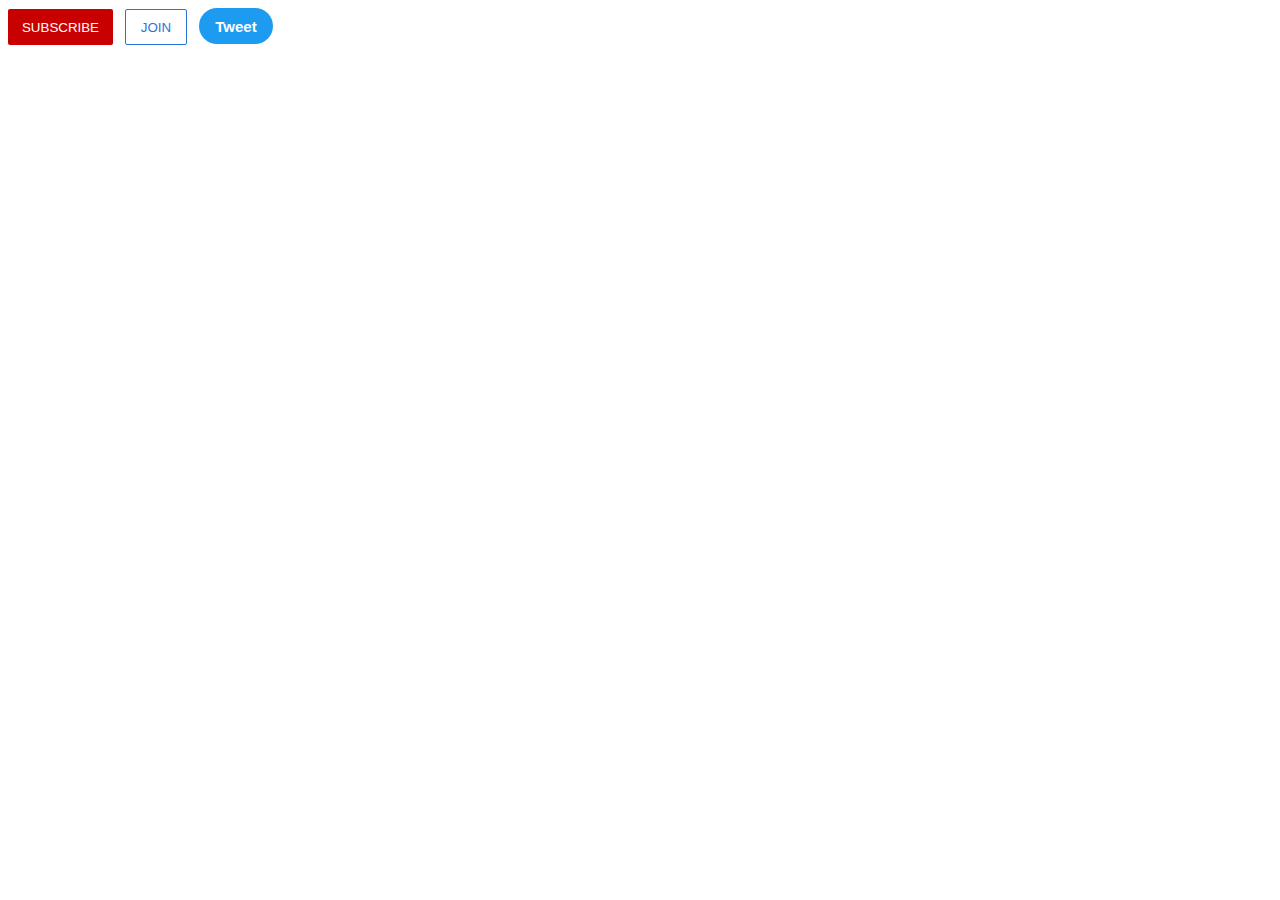
<file: intro-to-html/buttons.html>
<!DOCTYPE html>
<html>
    <head>
        <title>
            Button practice
        </title>

        <link rel="stylesheet" href="buttons.css">
        
    </head>

    <body>
        <button class="subscribe-button">
            SUBSCRIBE
        </button>
        
        <button class="join-button">
            JOIN
        </button>
        
        <button class="tweet-button">
            Tweet
        </button>
        
        
    </body>

</html>
</file>
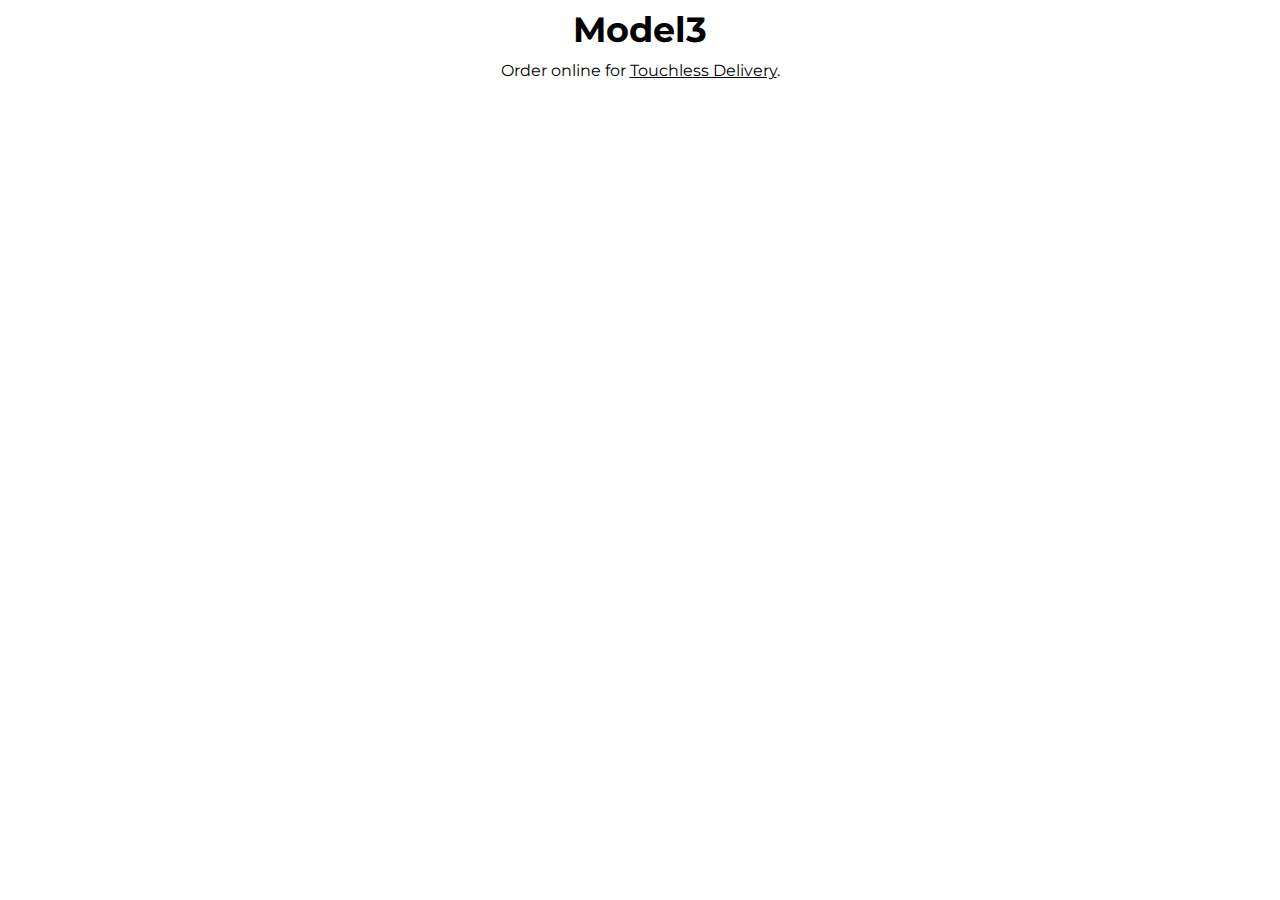
<file: intro-to-html/excercise4.html>
<!DOCTYPE html>
<html>
    <head>
        <link rel="preconnect" href="https://fonts.googleapis.com">
<link rel="preconnect" href="https://fonts.gstatic.com" crossorigin>
<link href="https://fonts.googleapis.com/css2?family=Montserrat:ital,wght@0,100..900;1,100..900&display=swap" rel="stylesheet">
        <link rel="stylesheet" href="excercise4.css">
        
        <title>
            Model3 practice
        </title>

    </head>

    <body>
        <p class="model3">
            Model3
        </p>

        <p class="order">
            Order online for <u>Touchless Delivery</u>.
        </p>
    </body>
</html>
</file>
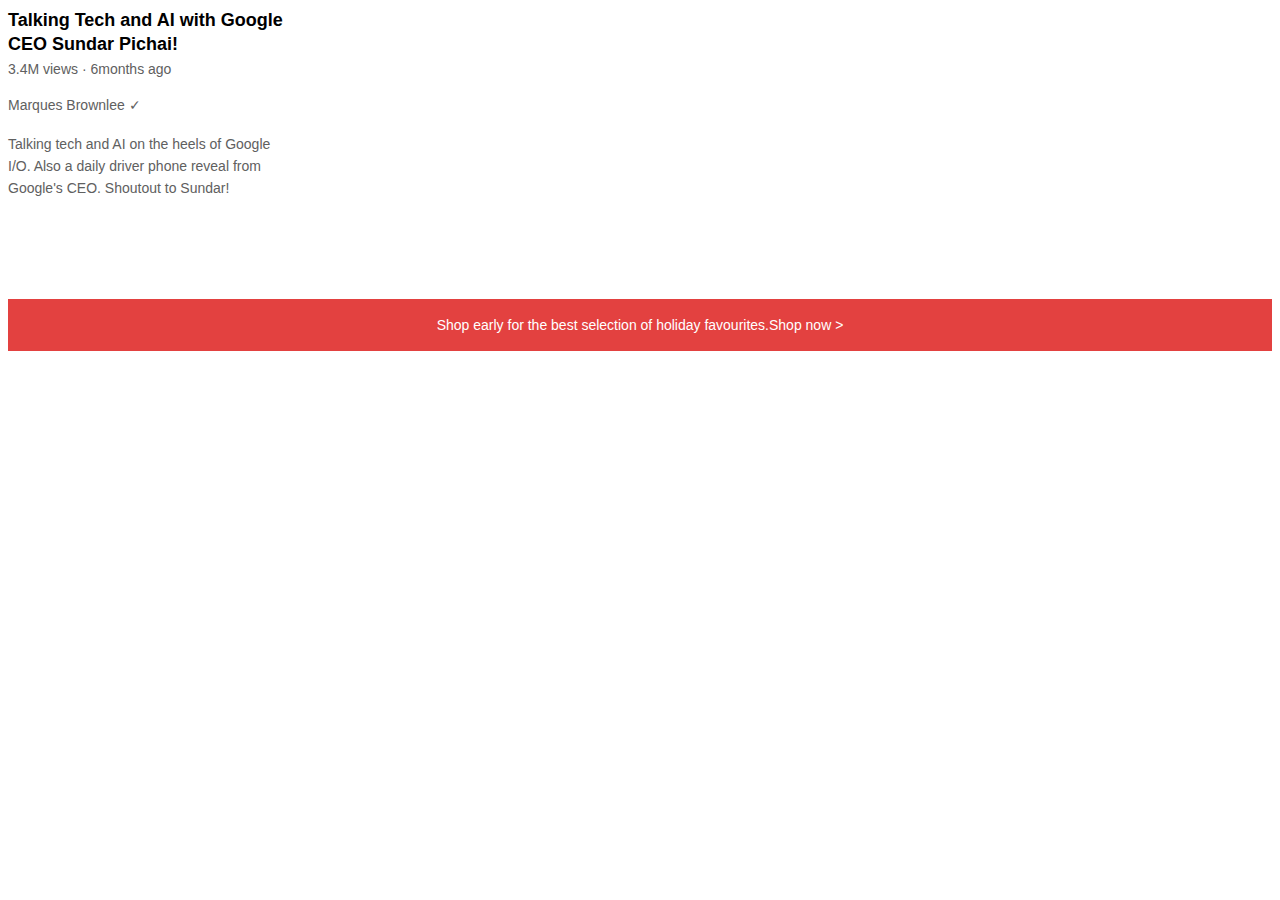
<file: intro-to-html/text.html>
<!DOCTYPE html>
<html>
    <head>
        <title>
            Text practice
        </title>

        <link rel="stylesheet" href="text.css">
            
    </head>
    <body>
        
<p class="video-title">
    Talking Tech and AI with Google CEO Sundar Pichai!
</p>

<p class="video-stats">
    3.4M views &#183; 6months ago
</p>

<p class="video-author">
    Marques Brownlee &#10003;
</p>

<P class="video-description">
    Talking tech and AI on the heels of Google I/O. Also a daily driver phone reveal from Google's CEO. Shoutout to Sundar!  
</P>

<p class="apple-text">
    Shop early for the best selection of holiday favourites.<span class="shop-link">Shop now &gt;</span>  	 
</p>
    </body>
</html>
</file>
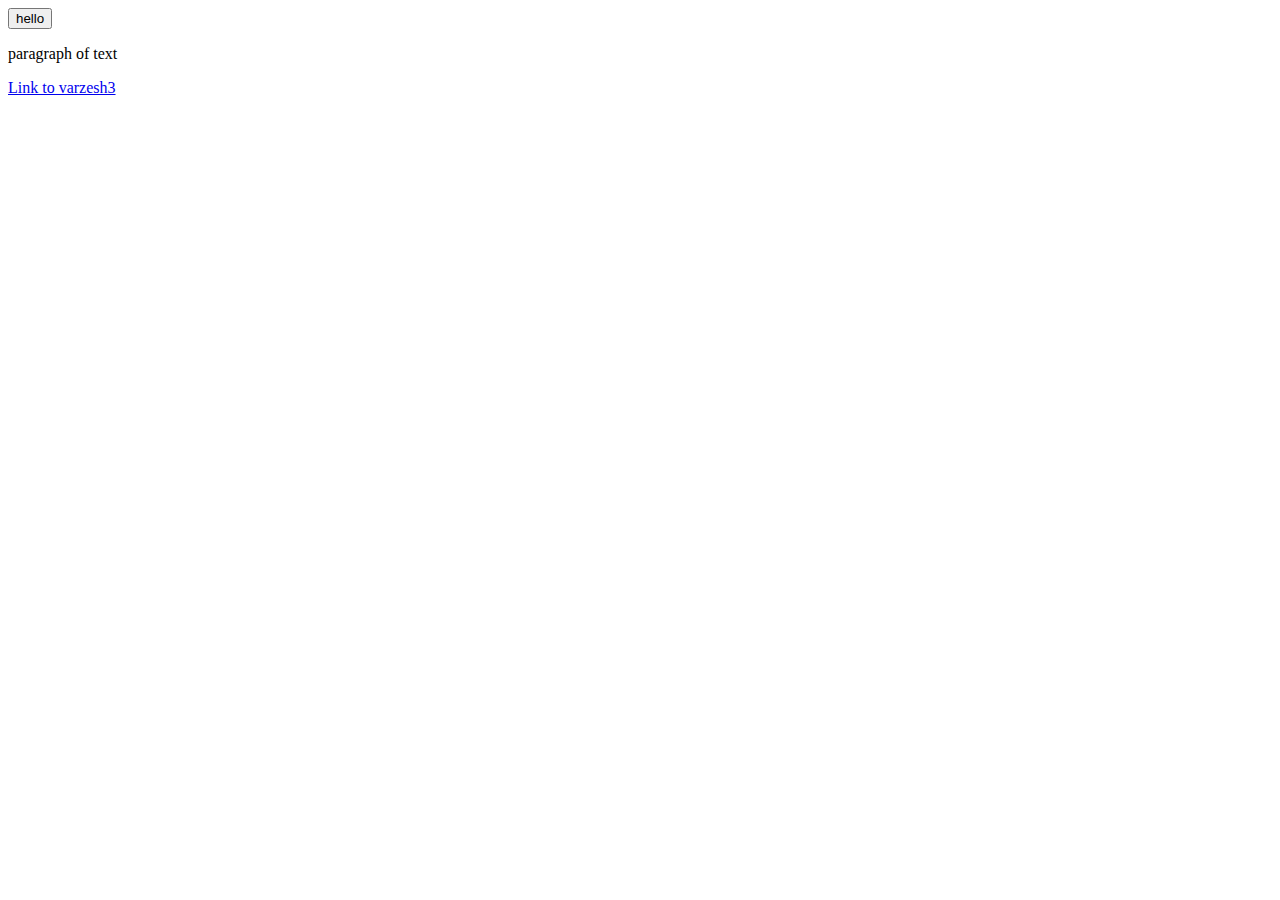
<file: intro-to-html/website.html>
<!DOCTYPE html>
<html>
    <head>
        <title>
            First website
        </title>
    </head>
    <body>
        <button>hello</button>
        <p>paragraph of text</p>
        <a href="https://www.varzesh3.com/" target="_blank">Link to varzesh3</a>
        
        </body>
</html>
</file>
<file: styles/general.css>
p {
    font-family: Roboto, Arial;
    margin-top: 0;
    margin-bottom: 0;
}

body {
    /* this style below will be inherited */
    margin: 0;
    padding-top: 80px;
    padding-left: 96px;
    padding-right: 24px;
    background-color: rgb(248, 248, 248);
}

@media (min-width: 1201px) {
    body {
        margin: 0;
        padding-top: 80px;
        padding-left: 196px;
        padding-right: 24px;
        background-color: rgb(248, 248, 248);   
    }
}
</file>
<file: styles/header.css>
.header {
    height: 55px;
    display: flex;
    flex-direction: row;
    justify-content: space-between;
    position: fixed;
    top: 0;
    left: 0;
    right: 0;
    z-index: 100;

    background-color: white;
    border-bottom-width: 1px;
    border-bottom-style: solid;
    border-bottom-color: rgb(228, 228, 228);
}

.left-section {
    align-items: center;
    display: flex;

}

.hamburger-menu {
    height: 24px;
    margin-left: 24px;
    margin-right: 24px;
    cursor: pointer;
}

.youtube-logo {
    height: 20px;
    cursor: pointer;

}

.middle-section {
    flex: 1;
    margin-left: 70px;
    margin-right: 35px;
    max-width: 500px;
    display: flex;
    align-items: center;

}

.search-bar {
    flex: 1;
    height: 36px;
    padding-left: 10px;
    font-size: 16px;
    border: 1px solid rgb(192, 192, 192);
    border-radius: 2px;
    box-shadow: inset 1px 2px 3px rgba(0, 0, 0, 0.05);
    width: 0;


}

.search-bar::placeholder {
    font-family: Roboto,arial;
    font-size: 16px;

}

.search-button {
    height: 40px;
    width: 66px;
    background-color: rgb(240, 240, 240);
    border-width: 1px;
    border-style: solid;
    border-color: rgb(192, 192, 192);
    margin-left: -1px;
    margin-right: 10px;
    cursor: pointer;
}

.search-button:hover {
    opacity: 0.7;
}

.search-button:active {
    opacity: 0.5;
}

.search-button,
.voice-search-button,
.upload-icon-container,
.youtube-apps-container,
.notifications-icon-container {
    display: flex;
    justify-content: center;
    align-items: center;
    position: relative;
}

.search-button .tooltip,
.voice-search-button .tooltip,
.upload-icon-container .tooltip,
.youtube-apps-container .tooltip,
.notifications-icon-container .tooltip {
    font-family: Roboto,arial;
    position: absolute;
    background-color: grey;
    color: white;
    padding-top: 4px;
    padding-bottom: 4px;
    padding-left: 8px;
    padding-right: 8px;
    border-radius: 2px;
    font-size: 12px;
    bottom: -30px;
    opacity: 0;
    transition: opacity 0.15s;
    pointer-events: none;
    white-space: nowrap;

}

.search-button:hover .tooltip,
.voice-search-button:hover .tooltip,
.upload-icon-container:hover .tooltip,
.youtube-apps-container:hover .tooltip,
.notifications-icon-container:hover .tooltip {
    opacity: 1;
}

.search-icon {
    height: 25px;

}

.voice-search-button {
    height: 40px;
    width: 40px;
    border-radius: 20px;
    border: none;
    background-color: rgb(245, 245, 245);
    cursor: pointer;



}

.voice-search-icon {
    height: 24px;
}

.right-section {
    width: 180px;
    margin-right: 20px;
    display: flex;
    align-items: center;
    justify-content: space-between;
    flex-shrink: 0;
}

.upload-icon {
    height: 24px;
    cursor: pointer;
}

.youtube-apps-icon {
    height: 24px;
    cursor: pointer;
}

.notifications-icon {
    height: 24px;
    cursor: pointer;
}

.notifications-icon-container {
    position: relative;
}

.notifications-count {
    position: absolute;
    top: -2px;
    right: -5px;
    background-color: rgb(200, 0, 0);
    color: white;
    font-family: Roboto,arial;
    font-size: 11px;
    padding-left: 5px;
    padding-right: 5px;
    padding-top: 2px;
    padding-bottom: 2px;
    border-radius: 10px;
}

.current-user-picture {
    height: 32px;
    border-radius: 16px;
    cursor: pointer;
}
</file>
<file: styles/video.css>
.thumbnail {
    width: 100%;

}



.video-title {
    margin-top: 0;
    font-size: 14px;
    font-weight: 500;
    line-height: 20px;
    margin-bottom: 10px;


}

.video-title-link {
    text-decoration: none;
    color: black;
}



.video-info-grid {
    display: grid;
    grid-template-columns: 50px 1fr;
}


.profile-picture {
    width: 36px;
    border-radius: 50px;



}

.thumbnail-row {
    margin-bottom: 8px;
    position: relative;

}

.video-author {
    font-size: 12px;
    color: rgb(96, 96, 96);
    margin-bottom: 4px;
}

.video-stats {
    font-size: 12px;
    color: rgb(96, 96, 96);

}

.video-grid {
    display: grid;
    grid-template-columns: 1fr 1fr 1fr;
    column-gap: 16px;
    row-gap: 14px;


}

@media (max-width: 750px) {
    .video-grid {
        grid-template-columns: 1fr 1fr;
    }
}

@media (min-width: 1000px) {
    .video-grid {
        grid-template-columns: 1fr 1fr 1fr 1fr;
    }
}

@media (min-width: 751px) and (max-width: 999px) {
    .video-grid {
        grid-template-columns: 1fr 1fr 1fr;
    }
}

@media (min-width: 1000px) {
    .video-title {
        font-size: 16px;
        line-height: 24px;

    }
}

@media (min-width: 1000px) {
    .video-author,
    .video-stats {
        font-size: 14px;
    }
}

.video-time {
    font-family: Roboto,arial;
    font-size: 12px;
    font-weight: 500;
    padding: 4px;
    border-radius: 2px;
    background-color: black;
    color: white;
    position: absolute;
    bottom: 8px;
    right: 5px;


}

.profile-picture-container {
    position: relative;
    display: inline-block;

}

.channel-tooltip {
    background-color: white;
    width: 200px;
    padding: 12px;
    position: absolute;
    z-index: 300;
    border-radius: 6px;
    top: 55px;
    box-shadow: 2px 3px 10px rgba(0, 0, 0, 0.3);

    opacity: 0;
    pointer-events: none;

    display: flex;
    align-items: center;
    transition: opacity 0.15s;



}

.profile-picture-container:hover .channel-tooltip {
    opacity: 1;
}

.channel-tooltip-picture {
    width: 50px;
    height: 50px;
    border-radius: 50px;
    margin-right: 8px;
}

.channel-tooltip-name {
    font-family: Roboto,arial;
    font-weight: bold;
    font-size: 16px;
    margin-bottom: 4px;

}

.channel-tooltip-stats {
    font-family: Roboto, Arial;
    color: rgb(96, 96, 96);
    font-size: 14px;
}
</file>
<file: styles/sidebar.css>
@media (max-width: 1200px) {
    .sidebar {
        position: fixed;
        left: 0;
        bottom: 0;
        top: 55px;
        background-color: white;
        width: 72px;
        z-index: 200;
        padding-top: 5px;
        
    }
    
    .sidebar-link {
        height: 74px;
        display: flex;
        justify-content: center;
        align-items: center;
        flex-direction: column;
        cursor: pointer;
    
    }
    
    .sidebar-link:hover {
        background-color: rgb(216, 216, 216);
    }
    
    .sidebar-link img {
        height: 24px;
        margin-bottom: 4px;
    
    }
    
    .sidebar-link div {
        font-family: Roboto,arial;
        font-size: 10px;
    
    }
}

@media (min-width: 1201px) {
    .sidebar {
        position: fixed;
        left: 0;
        bottom: 0;
        top: 55px;
        background-color: white;
        width: 172px;
        z-index: 200;
        padding-top: 5px;
        
    }

    .sidebar-link {
        height: 74px;
        display: flex;
        padding-left: 20px;
        align-items: center;
        cursor: pointer;
    
    }

    .sidebar-text {
        padding-left: 20px;
    }
    
    .sidebar-link:hover {
        background-color: rgb(216, 216, 216);
    }
    
    .sidebar-link img {
        height: 24px;
        margin-bottom: 4px;
    
    }
    
    .sidebar-link div {
        font-family: Roboto,arial;
        font-size: 13px;
    
    }
}
</file>
<file: intro-to-html/buttons.css>
.subscribe-button {
    background-color: rgb(200, 0, 0);
    color: white;
    border: none;
    height: 36px;
    width: 105px;
    border-radius: 2px;
    cursor: pointer;
    margin-right: 8px;
    transition: opacity 0.15s;


}

.subscribe-button:hover {
    opacity: 0.8;


}

.subscribe-button:active {
    opacity: 0.5;

}

.join-button{
    background-color: white;
    border-color: rgb(41, 118, 211);
    border-style: solid;
    border-width: 1px;
    color: rgb(41, 118, 211);
    height: 36px;
    width: 62px;
    border-radius: 2px;
    cursor: pointer;
    transition: background-color 1s,
    color 1s;



}

.join-button:hover {
    background-color: rgb(41, 118, 211);
    color: white;


}

.join-button:active {
    opacity: 0.7;

}

.tweet-button {
    background-color: rgb(29, 155, 240);
    color: white;
    border: none;
    height: 36px;
    width: 74px;
    border-radius: 18px;
    font-weight: bold;
    font-size: 15px;
    cursor: pointer;
    margin-left: 8px;
    transition: box-shadow 0.15s;
    
}

.tweet-button:hover {
    box-shadow: 5px 5px 10px rgba(0, 0, 0, 0.15);

}
</file>
<file: intro-to-html/excercise4.css>
p {
    font-family: montserrat;
    text-align: center;
    margin-top: 0;
    margin-bottom: 0;

}

.model3 {
    font-size: 35px;
    font-weight: bold;
    margin-bottom: 10px;

}
</file>
<file: intro-to-html/text.css>
p {
    font-family: arial;
    margin-top: 0;
    margin-bottom: 0;
}


    .video-title {
        font-family: arial;
        font-weight: bold;
        font-size: 18px;
        width: 300px;
        line-height: 24px;
        margin-bottom: 5px;
    }

    .video-stats {
        font-family: arial;
        font-size: 14px;
        color: rgb(96, 96, 96);
        margin-top: 0;
        margin-bottom: 20px;
    }

    .video-author {
        font-family: arial;
        color: rgb(96, 96, 96);
        font-size: 14px;
        margin-top: 0;
        margin-bottom: 0;
    }

    .video-description {
        font-family: arial;
        font-size: 14px;
        color: rgb(96, 96, 96);
        width: 280px;
        line-height: 22px;
        margin-top: 20px;
        margin-bottom: 100px;

    }

    .apple-text {
        margin-bottom: 50px;
        font-size: 14px;
        background-color: rgb(227, 65, 64);
        color: white;
        text-align: center;
        padding-top: 18px;
        padding-bottom: 18px;

    }

    .shop-link {
        cursor: pointer;

    }

    .shop-link:hover {
        text-decoration: underline;

    }
</file>
